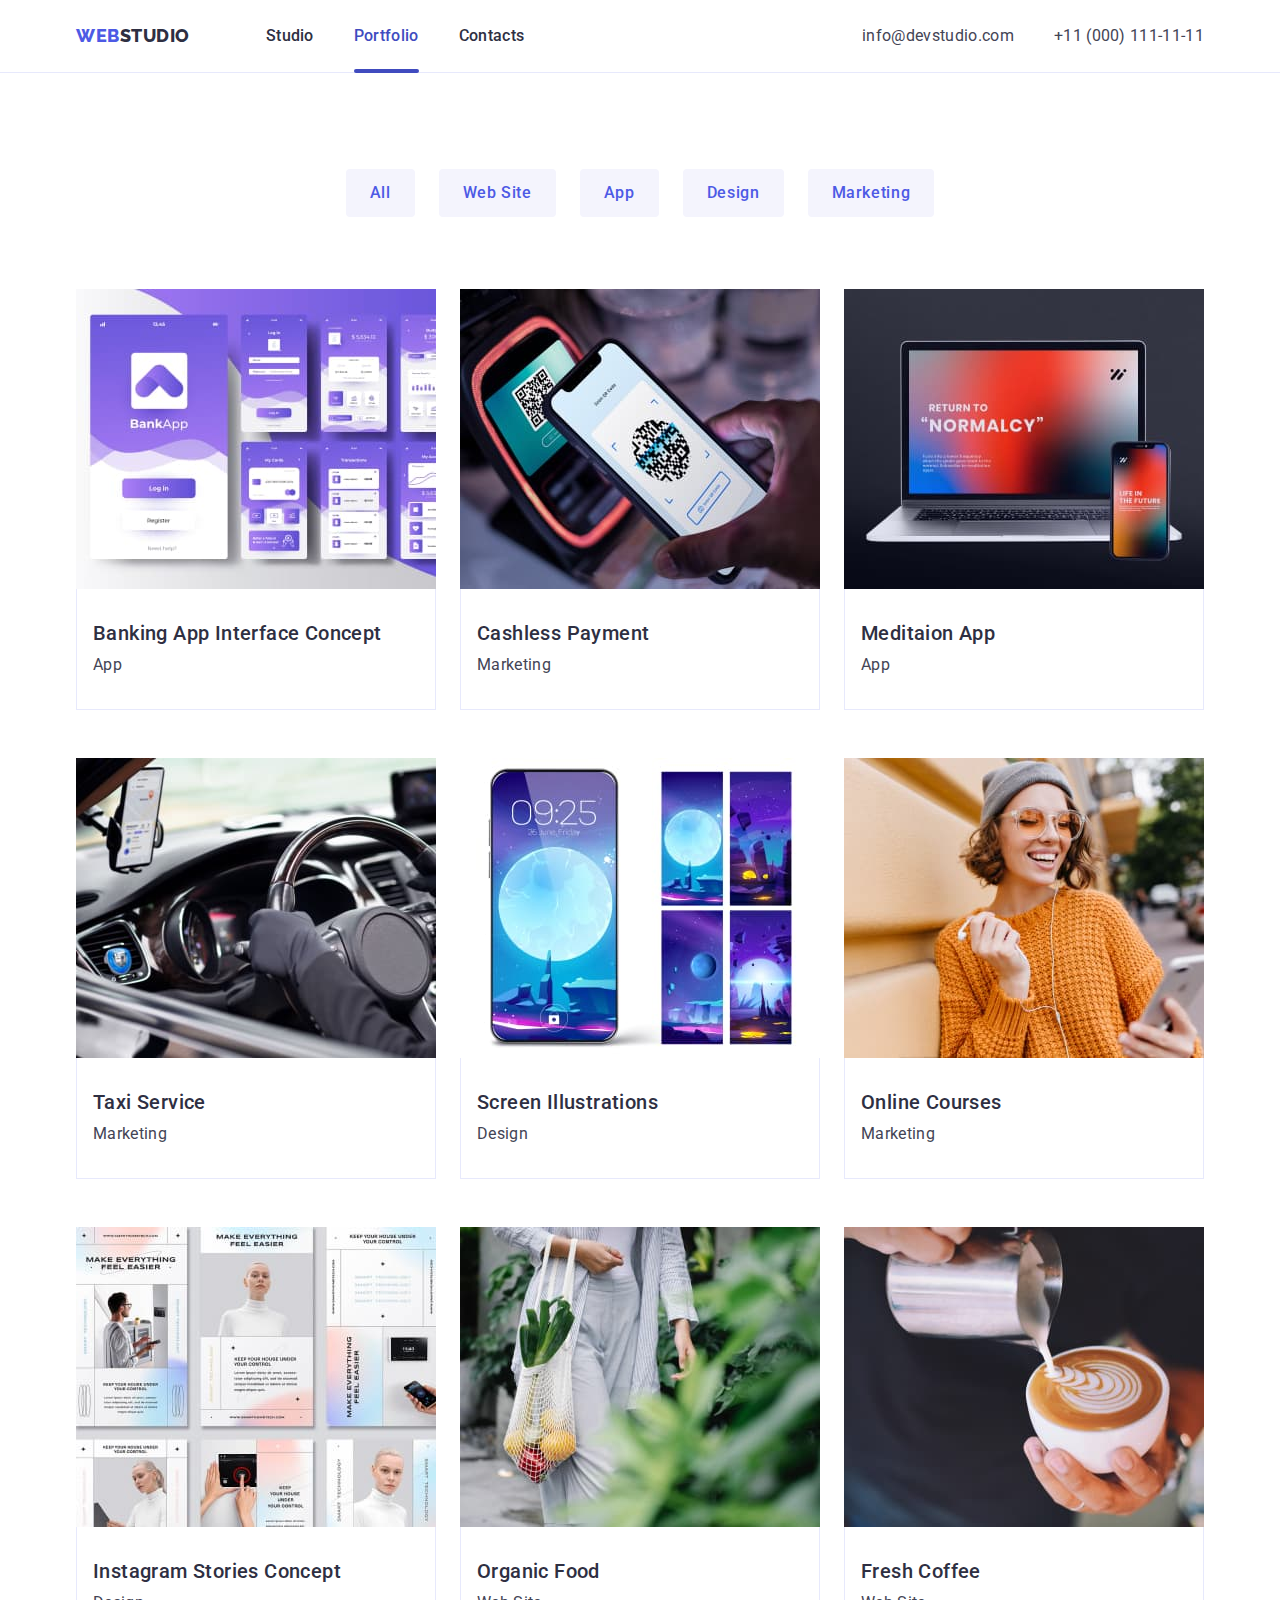
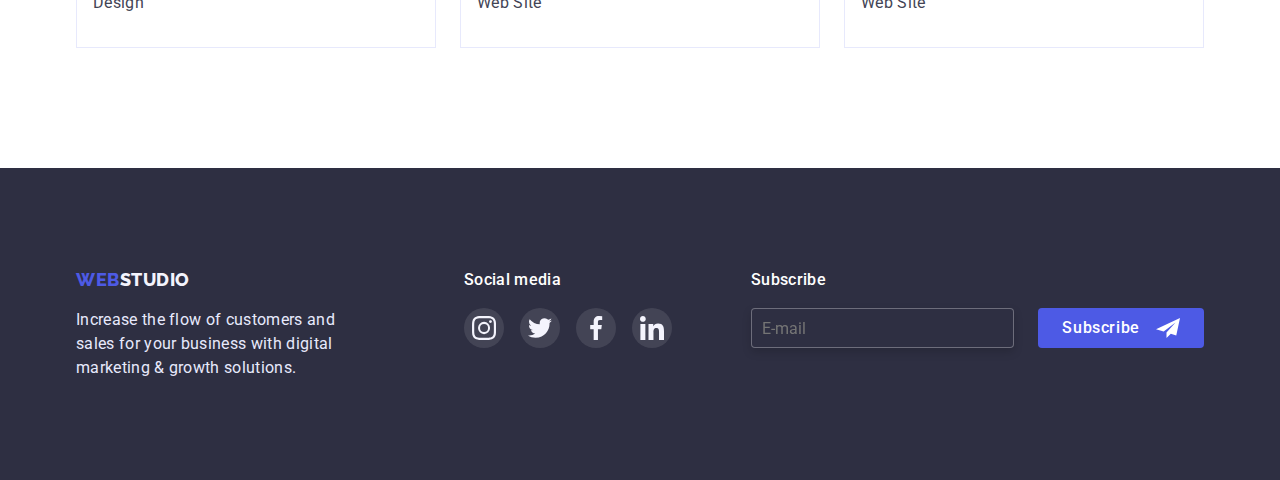
<file: portfolio.html>
<!DOCTYPE html>
<html lang="en">
  <head>
    <meta charset="UTF-8" />
    <meta http-equiv="X-UA-Compatible" content="IE=edge" />
    <meta name="viewport" content="width=device-width, initial-scale=1.0" />
    <title>Document</title>
    <link rel="preconnect" href="https://fonts.googleapis.com" />
    <link rel="preconnect" href="https://fonts.gstatic.com" crossorigin />
    <link
      href="https://fonts.googleapis.com/css2?family=Raleway:wght@800&family=Roboto:wght@400;500;700;900&display=swap"
      rel="stylesheet"
    />
    <link
      rel="stylesheet"
      href="https://cdn.jsdelivr.net/npm/modern-normalize@1.1.0/modern-normalize.min.css"
    />
    <link rel="stylesheet" href="./css/styles.css" />
  </head>

  <body>
    <header class="header">
      <div class="container header-container">
        <nav class="header-nav">
          <a class="header-logo link" href="">WEB<span class="header-logo-dark">STUDIO</span></a>
          <ul class="header-menu list">
            <li class="header-menu-item">
              <a class="header-menu-link link" href="./index.html">Studio</a>
            </li>
            <li class="header-menu-item">
              <a class="header-menu-link link current" href="./portfolio.html">Portfolio</a>
            </li>
            <li class="header-menu-item" link>
              <a class="header-menu-link link" href="">Contacts</a>
            </li>
          </ul>
        </nav>

        <address class="header-contacts">
          <ul class="header-contacts-list list">
            <li class="header-contacts-item">
              <a class="header-contacts-link link" href="mailto:info@devstudio.com"
                >info@devstudio.com</a
              >
            </li>
            <li class="header-contacts-item">
              <a class="header-contacts-link link" href="tel:+110001111111">+11 (000) 111-11-11</a>
            </li>
          </ul>
        </address>
      </div>
    </header>

    <main>
      <section class="portfolio">
        <div class="container">
          <h1 class="portfolio-title" hidden>Gallery</h1>
          <!-- Filter buttons -->
          <ul class="portfolio-filter list">
            <li class="portfolio-filter-item">
              <button class="portfolio-filter-btn" type="button">All</button>
            </li>
            <li class="portfolio-filter-item">
              <button class="portfolio-filter-btn" type="button">Web Site</button>
            </li>
            <li class="portfolio-filter-item">
              <button class="portfolio-filter-btn" type="button">App</button>
            </li>
            <li class="portfolio-filter-item">
              <button class="portfolio-filter-btn" type="button">Design</button>
            </li>
            <li class="portfolio-filter-item">
              <button class="portfolio-filter-btn" type="button">Marketing</button>
            </li>
          </ul>
          <!--Projects -->
          <ul class="portfolio-projects list">
            <li class="portfolio-projects-card">
              <div class="portfolio-projects-group">
                <img
                  class="porfolio-projects-img"
                  src="./images/portfolio/img1.jpg"
                  alt="banking-interface"
                  width="360"
                />
                <div class="overlay">
                  <p class="ovelay-text">
                    14 Stylish and User-Friendly App Design Concepts · Task Manager App · Calorie
                    Tracker App · Exotic Fruit Ecommerce App · Cloud Storage App
                  </p>
                </div>
              </div>
              <div class="portfolio-projects-wrapper">
                <h2 class="portfolio-projects-subtitle">Banking App Interface Concept</h2>
                <p class="portfolio-projects-text">App</p>
              </div>
            </li>
            <li class="portfolio-projects-card">
              <div class="portfolio-projects-group">
                <img
                  class="porfolio-projects-img"
                  src="./images/portfolio/img2.jpg"
                  alt="Cashless-Payment"
                  width="360"
                />
                <div class="overlay">
                  <p class="ovelay-text">
                    14 Stylish and User-Friendly App Design Concepts · Task Manager App · Calorie
                    Tracker App · Exotic Fruit Ecommerce App · Cloud Storage App
                  </p>
                </div>
              </div>

              <div class="portfolio-projects-wrapper">
                <h2 class="portfolio-projects-subtitle">Cashless Payment</h2>
                <p class="portfolio-projects-text">Marketing</p>
              </div>
            </li>
            <li class="portfolio-projects-card">
              <div class="portfolio-projects-group">
                <img
                  class="porfolio-projects-img"
                  src="./images/portfolio/img3.jpg"
                  alt="Meditaion App"
                  width="360"
                />
                <div class="overlay">
                  <p class="ovelay-text">
                    14 Stylish and User-Friendly App Design Concepts · Task Manager App · Calorie
                    Tracker App · Exotic Fruit Ecommerce App · Cloud Storage App
                  </p>
                </div>
              </div>
              <div class="portfolio-projects-wrapper">
                <h2 class="portfolio-projects-subtitle">Meditaion App</h2>
                <p class="portfolio-projects-text">App</p>
              </div>
            </li>
            <li class="portfolio-projects-card">
              <div class="portfolio-projects-group">
                <img
                  class="porfolio-projects-img"
                  src="./images/portfolio/img4.jpg"
                  alt="Taxi Service"
                  width="360"
                />
                <div class="overlay">
                  <p class="ovelay-text">
                    14 Stylish and User-Friendly App Design Concepts · Task Manager App · Calorie
                    Tracker App · Exotic Fruit Ecommerce App · Cloud Storage App
                  </p>
                </div>
              </div>
              <div class="portfolio-projects-wrapper">
                <h2 class="portfolio-projects-subtitle">Taxi Service</h2>
                <p class="portfolio-projects-text">Marketing</p>
              </div>
            </li>
            <li class="portfolio-projects-card">
              <div class="portfolio-projects-group">
                <img
                  class="porfolio-projects-img"
                  src="./images/portfolio/img5.jpg"
                  alt="Screen Illustrations"
                  width="360"
                />
                <div class="overlay">
                  <p class="ovelay-text">
                    14 Stylish and User-Friendly App Design Concepts · Task Manager App · Calorie
                    Tracker App · Exotic Fruit Ecommerce App · Cloud Storage App
                  </p>
                </div>
              </div>

              <div class="portfolio-projects-wrapper">
                <h2 class="portfolio-projects-subtitle">Screen Illustrations</h2>
                <p class="portfolio-projects-text">Design</p>
              </div>
            </li>
            <li class="portfolio-projects-card">
              <div class="portfolio-projects-group">
                <img
                  class="porfolio-projects-img"
                  src="./images/portfolio/img6.jpg"
                  alt="Online Courses"
                  width="360"
                />
                <div class="overlay">
                  <p class="ovelay-text">
                    14 Stylish and User-Friendly App Design Concepts · Task Manager App · Calorie
                    Tracker App · Exotic Fruit Ecommerce App · Cloud Storage App
                  </p>
                </div>
              </div>
              <div class="portfolio-projects-wrapper">
                <h2 class="portfolio-projects-subtitle">Online Courses</h2>
                <p class="portfolio-projects-text">Marketing</p>
              </div>
            </li>
            <li class="portfolio-projects-card">
              <div class="portfolio-projects-group">
                <img
                  class="porfolio-projects-img"
                  src="./images/portfolio/img7.jpg"
                  alt="Instagram Stories"
                  width="360"
                />
                <div class="overlay">
                  <p class="ovelay-text">
                    14 Stylish and User-Friendly App Design Concepts · Task Manager App · Calorie
                    Tracker App · Exotic Fruit Ecommerce App · Cloud Storage App
                  </p>
                </div>
              </div>
              <div class="portfolio-projects-wrapper">
                <h2 class="portfolio-projects-subtitle">Instagram Stories Concept</h2>
                <p class="portfolio-projects-text">Design</p>
              </div>
            </li>
            <li class="portfolio-projects-card">
              <div class="portfolio-projects-group">
                <img
                  class="porfolio-projects-img"
                  src="./images/portfolio/img8.jpg"
                  alt="Organic Food"
                  width="360"
                />
                <div class="overlay">
                  <p class="ovelay-text">
                    14 Stylish and User-Friendly App Design Concepts · Task Manager App · Calorie
                    Tracker App · Exotic Fruit Ecommerce App · Cloud Storage App
                  </p>
                </div>
              </div>
              <div class="portfolio-projects-wrapper">
                <h2 class="portfolio-projects-subtitle">Organic Food</h2>
                <p class="portfolio-projects-text">Web Site</p>
              </div>
            </li>
            <li class="portfolio-projects-card">
              <div class="portfolio-projects-group">
                <img
                  class="porfolio-projects-img"
                  src="./images/portfolio/img9.jpg"
                  alt="Fresh Coffee"
                  width="360"
                />

                <div class="overlay">
                  <p class="ovelay-text">
                    14 Stylish and User-Friendly App Design Concepts · Task Manager App · Calorie
                    Tracker App · Exotic Fruit Ecommerce App · Cloud Storage App
                  </p>
                </div>
              </div>
              <div class="portfolio-projects-wrapper">
                <h2 class="portfolio-projects-subtitle">Fresh Coffee</h2>
                <p class="portfolio-projects-text">Web Site</p>
              </div>
            </li>
          </ul>
        </div>
      </section>
    </main>

    <footer class="footer">
      <div class="container footer-container">
        <div class="footer-info">
          <a class="footer-logo link" href="">WEB<span class="footer-logo-light">STUDIO</span></a>
          <p class="footer-desc">
            Increase the flow of customers and sales for your business with digital marketing &
            growth solutions.
          </p>
        </div>
        <div class="footer-social">
          <p class="social-title">Social media</p>
          <ul class="social-list list">
            <li class="social-item">
              <a class="social-link" href="">
                <svg class="social-icon" width="24" height="24">
                  <use href="./images/icons.svg#icon-instagram"></use>
                </svg>
              </a>
            </li>
            <li class="social-item">
              <a class="social-link" href="">
                <svg class="social-icon" width="24" height="24">
                  <use href="./images/icons.svg#icon-twitter"></use>
                </svg>
              </a>
            </li>
            <li class="social-item">
              <a class="social-link" href="">
                <svg class="social-icon" width="24" height="24">
                  <use href="./images/icons.svg#icon-facebook"></use>
                </svg>
              </a>
            </li>
            <li class="social-item">
              <a class="social-link" href="">
                <svg class="social-icon" width="24" height="24">
                  <use href="./images/icons.svg#icon-linkedin"></use>
                </svg>
              </a>
            </li>
          </ul>
        </div>
        <form class="subscribe-form" action="">
          <p class="subscribe-title">Subscribe</p>
          <div class="subscribe-form-order">
            <label class="subscribe-label">
              <input class="subscribe-input" type="text" placeholder="E-mail" required />
            </label>

            <button class="subscribe-btn" type="submit">
              Subscribe
              <svg class="subscribe-btn-icon" width="24" height="24">
                <use href="./images/icons.svg#icon-send"></use>
              </svg>
            </button>
          </div>
        </form>
      </div>
    </footer>
  </body>
</html>
</file>
<file: css/styles.css>
/* Variables */
:root {
  /* fonts */
  --primary-font: Roboto, sans-serif;
  --secondary-font: Raleway, sans-serif;

  /* colors */
  --iris: #4d5ae5;
  --ocean: #404bbf;
  --navy-blue: #2e2f42;
  --green: #31d0aa;
  --slate: #434455;
  --light-slate: #8e8f99;
  --cornflower: #e7e9fc;
  --cloud: #f4f4fd;
  --gray: #757575;
  --light: #ffffff;

  /* others */
}

/* Base styles */
body {
  font-family: var(--primary-font);
  font-size: 16px;
  line-height: calc(24 / 16);
  letter-spacing: 0.02em;
  color: var(--slate);
}

.link {
  text-decoration: none;
}
.list {
  list-style: none;
  margin: 0;
  padding: 0;
}

h1,
h2,
h3,
h4,
h5,
h6,
p {
  margin: 0;
}

img {
  display: block;
}

.section {
  padding-top: 96px;
  padding-bottom: 96px;
}
@media screen and (min-width: 1200px) {
  .section {
    padding-top: 120px;
    padding-bottom: 120px;
  }
}

.container {
  min-width: 320px;
  max-width: 428px;
  margin-left: auto;
  margin-right: auto;
  padding-left: 16px;
  padding-right: 16px;
}
@media screen and (min-width: 768px) {
  .container {
    max-width: 768px;
  }
}
@media screen and (min-width: 1200px) {
  .container {
    max-width: 1158px;
    padding-left: 15px;
    padding-right: 15px;
  }
}

/* Header styles */
.header {
  border-bottom: 1px solid var(--cornflower);
}
.header-container {
  display: flex;
  align-items: center;
}

.header-nav {
  display: flex;
  margin-right: auto;
  align-items: center;
}
.header-logo {
  font-family: var(--secondary-font);
  font-weight: 800;
  font-size: 18px;
  line-height: calc(24 / 18);
  letter-spacing: 0.03em;
  text-transform: uppercase;
  color: var(--iris);
  margin-right: 76px;
  padding: 24px 0;
}
.header-logo-dark {
  color: var(--navy-blue);
}
.header-menu {
  display: none;
}
@media screen and (min-width: 768px) {
  .header-menu {
    display: flex;
    gap: 40px;
  }
}
.header-menu-link {
  font-weight: 500;
  color: var(--navy-blue);
  padding-top: 24px;
  padding-bottom: 24px;
  display: block;
  transition: color 250ms cubic-bezier(0.4, 0, 0.2, 1);
  position: relative;
}
.header-menu-link.current::after {
  display: block;
  content: '';
  width: 100%;
  height: 4px;
  background-color: var(--ocean);
  border-radius: 2px;
  position: absolute;
  bottom: -1px;
}

.header-menu-link:hover,
.header-menu-link:focus {
  color: var(--ocean);
}
.current {
  color: var(--ocean);
}
.header-contacts {
  font-style: normal;
  display: none;
}
@media screen and (min-width: 768px) {
  .header-contacts {
    display: block;
  }
}
@media screen and (min-width: 1200px) {
  .header-contacts-list {
    display: flex;
    gap: 40px;
  }
}
.header-contacts-item {
}
.header-contacts-link {
  color: var(--slate);
  transition: color 250ms cubic-bezier(0.4, 0, 0.2, 1);
}
.header-contacts-link:hover,
.header-contacts-link:focus {
  color: var(--ocean);
}
.header-menu-btn {
  padding: 0;
  border: none;
  background: transparent;
}
@media screen and (min-width: 768px) {
  .header-menu-btn {
    display: none;
  }
}
/* Hero styles */
.hero {
  background-color: var(--navy-blue);
  max-width: 1440px;
  margin-right: auto;
  margin-left: auto;
  padding-top: 112px;
  padding-bottom: 112px;

  background-size: cover;
  background-position: center;
  background-repeat: no-repeat;
  /* Phone screen up to 428px */
  background-image: linear-gradient(to right, rgba(46, 47, 66, 0.7), rgba(46, 47, 66, 0.7)),
    url(../images/hero/bg_mob.jpg);
}
@media (min-device-pixel-ratio: 2), (min-resolution: 192dpi), (min-resolution: 2dppx) {
  .hero {
    background-image: linear-gradient(to right, rgba(46, 47, 66, 0.7), rgba(46, 47, 66, 0.7)),
      url(../images/hero/bg_mob@2x.jpg);
  }
}
/* Device up to 768px */
@media screen and (min-width: 429px) {
  .hero {
    background-image: linear-gradient(to right, rgba(46, 47, 66, 0.7), rgba(46, 47, 66, 0.7)),
      url(../images/hero/bg_tab.jpg);
  }
  @media (min-device-pixel-ratio: 2), (min-resolution: 192dpi), (min-resolution: 2dppx) {
    .hero {
      background-image: linear-gradient(to right, rgba(46, 47, 66, 0.7), rgba(46, 47, 66, 0.7)),
        url(../images/hero/bg_tab@2x.jpg);
    }
  }
}
/* Device form 769px to 1600px */
@media screen and (min-width: 769px) {
  .hero {
    background-image: linear-gradient(to right, rgba(46, 47, 66, 0.7), rgba(46, 47, 66, 0.7)),
      url(../images/hero/bg_desk.jpg);
  }
  @media (min-device-pixel-ratio: 2), (min-resolution: 192dpi), (min-resolution: 2dppx) {
    .hero {
      background-image: linear-gradient(to right, rgba(46, 47, 66, 0.7), rgba(46, 47, 66, 0.7)),
        url(../images/hero/bg_desk@2x.jpg);
    }
  }
}
@media screen and (min-width: 1200px) {
  .hero {
    padding-top: 188px;
    padding-bottom: 188px;
  }
}
.hero-title {
  font-size: 36px;
  line-height: calc(40 / 36);

  text-transform: capitalize;

  font-weight: 700;

  text-align: center;
  color: var(--light);
  width: 320px;
  margin-left: auto;
  margin-right: auto;
  margin-bottom: 72px;
}
@media screen and (min-width: 768px) {
  .hero-title {
    font-size: 56px;
    line-height: calc(60 / 56);
    width: 494px;
    margin-bottom: 40px;
  }
}
@media screen and (min-width: 1200px) {
  .hero-title {
    margin-bottom: 48px;
  }
}
.hero-btn {
  background-color: var(--iris);
  color: var(--light);
  font-family: inherit;
  font-weight: 500;
  font-size: 16px;
  line-height: calc(24 / 16);
  letter-spacing: 0.04em;
  cursor: pointer;
  display: block;
  margin-left: auto;
  margin-right: auto;
  padding: 16px 32px;
  border: none;
  border-radius: 4px;
  transition: background-color 250ms cubic-bezier(0.4, 0, 0.2, 1);
}
.hero-btn:hover,
.hero-btn:focus {
  background-color: var(--ocean);
}

/* Features styles */
@media screen and (min-width: 1200px) {
  .features {
    padding-bottom: 0;
  }
}
.features-list {
  display: flex;
  flex-wrap: wrap;
  gap: 72px;
}
@media screen and (min-width: 768px) {
  .features-list {
    gap: 72px 24px;
  }
}
@media screen and (min-width: 768px) {
  .features-item {
    width: 356px;
  }
}
@media screen and (min-width: 1200px) {
  .features-item {
    width: 264px;
  }
}
.features-item-wrapper {
  display: none;
}
@media screen and (min-width: 1200px) {
  .features-item-wrapper {
    display: flex;
    align-items: center;
    justify-content: center;
    height: 112px;

    background-color: var(--cloud);
    margin-bottom: 8px;
    border-radius: 4px;
  }
}
.features-subtitle {
  font-weight: 700;
  font-size: 36px;
  line-height: calc(40 / 36);
  text-align: center;
  color: var(--navy-blue);
  margin-bottom: 8px;
}
@media screen and (min-width: 768px) {
  .features-subtitle {
    text-align: left;
  }
}
@media screen and (min-width: 1200px) {
  .features-subtitle {
    font-weight: 500;
    font-size: 20px;
    line-height: calc(24 / 20);
  }
}
@media screen and (max-width: 1199px) {
  .features-text {
    font-weight: 500;
  }
}
/* Benefits styles */
@media screen and (max-width: 1199px) {
  .benefits {
    display: none;
  }
}

.benefits-title {
  font-weight: 700;
  font-size: 36px;
  line-height: calc(40 / 36);
  text-align: center;
  letter-spacing: 0.02em;
  text-transform: capitalize;
  margin-bottom: 72px;
  color: var(--navy-blue);
}
.benefits-list {
  display: flex;
  align-items: center;
  gap: 24px;
}
.benefits-item {
}
.benefits-pic {
}

/* Team styles */
.team {
  background-color: var(--cloud);
}

.team-title {
  font-weight: 700;
  font-size: 36px;
  line-height: calc(40 / 36);
  text-align: center;
  letter-spacing: 0.02em;
  text-transform: capitalize;
  color: var(--navy-blue);
  margin-bottom: 72px;
}
.team-list {
  display: flex;
  flex-wrap: wrap;
  justify-content: center;
  align-items: center;
  gap: 72px 24px;
}
@media screen and (min-width: 768px) {
  .team-list {
    gap: 64px 24px;
  }
}
.team-card {
  background-color: var(--light);
  box-shadow: 0px 1px 6px rgba(46, 47, 66, 0.08), 0px 1px 1px rgba(46, 47, 66, 0.16),
    0px 2px 1px rgba(46, 47, 66, 0.08);
  border-radius: 0px 0px 4px 4px;
}
.team-list-wrapper {
  padding-top: 32px;
  padding-bottom: 32px;
}
.team-name {
  font-weight: 500;
  font-size: 20px;
  line-height: calc(24 / 20);
  text-align: center;
  color: var(--navy-blue);
  margin-bottom: 8px;
}
.team-position {
  text-align: center;
  color: var(--slate);
  margin-bottom: 8px;
}
.list-links {
  display: flex;
  justify-content: center;
  gap: 24px;
}
.team-link-list {
  display: flex;
  justify-content: center;
  align-items: center;
  width: 40px;
  height: 40px;
  border-radius: 50%;
  background-color: var(--iris);
  transition: background-color 250ms cubic-bezier(0.4, 0, 0.2, 1);
}
.team-link-list:hover,
.team-link-list:focus {
  background-color: var(--ocean);
}

/* CUSTOMERS */
.customers {
  padding-top: 96px;
  padding-bottom: 96px;
}
@media screen and (min-width: 1200px) {
  .customers {
    padding-top: 120px;
    padding-bottom: 120px;
  }
}
.customer-block {
  display: flex;
  justify-content: center;
  gap: 72px 16px;
  flex-wrap: wrap;
}
@media screen and (min-width: 768px) {
  .customer-block {
    gap: 24px;
  }
}
.customers-title {
  font-weight: 700;
  font-size: 36px;
  line-height: calc(40 / 36);
  text-align: center;
  letter-spacing: 0.02em;
  text-transform: capitalize;
  color: var(--navy-blue);
  margin-bottom: 72px;
}
.container-customers {
}
.customers-list {
}
.customers-link {
  display: flex;
  border-radius: 4px;
  border: 1px solid var(--light-slate);
  align-items: center;
  justify-content: center;
  width: 190px;
  height: 88px;
  transition: border-color 250ms cubic-bezier(0.4, 0, 0.2, 1);
}
@media screen and (min-width: 768px) {
  .customers-link {
    width: 168px;
  }
}
.customers-link:hover,
.customers-link:focus {
  border-color: var(--ocean);
}
.customers-icon {
  fill: var(--light-slate);
  transition: fill 250ms cubic-bezier(0.4, 0, 0.2, 1);
}

.customers-link:hover .customers-icon,
.customers-link:focus .customers-icon {
  fill: var(--ocean);
}

/* Portfolio */
.portfolio {
  padding-top: 96px;
  padding-bottom: 120px;
}
.portfolio-title {
}
.portfolio-filter {
  display: flex;
  align-items: center;
  gap: 24px;
  justify-content: center;
  margin-bottom: 72px;
}
.portfolio-filter-item {
}
.portfolio-filter-btn {
  font-family: inherit;
  color: var(--iris);
  background-color: var(--cloud);
  cursor: pointer;
  font-weight: 500;
  font-size: 16px;
  line-height: calc(24 / 16);
  text-align: center;
  letter-spacing: 0.04em;
  padding: 12px 24px;
  border: none;
  border-radius: 4px;
  transition: color 250ms cubic-bezier(0.4, 0, 0.2, 1),
    background-color 250ms cubic-bezier(0.4, 0, 0.2, 1);
}
.portfolio-filter-btn:hover,
.portfolio-filter-btn:focus {
  color: var(--light);
  background-color: var(--ocean);
}

.portfolio-projects {
  display: flex;
  flex-wrap: wrap;
  row-gap: 48px;
  column-gap: 24px;
}
.portfolio-projects-card {
  transition: box-shadow 250ms cubic-bezier(0.4, 0, 0.2, 1);
}
.portfolio-projects-card:hover {
  box-shadow: 0px 1px 6px rgba(46, 47, 66, 0.08), 0px 1px 1px rgba(46, 47, 66, 0.16),
    0px 2px 1px rgba(46, 47, 66, 0.08);
}
.porfolio-projects-img {
}
.portfolio-projects-group {
  position: relative;
  overflow: hidden;
}
.overlay {
  background-color: var(--ocean);
  width: 360px;
  height: 300px;
  padding: 40px 32px;
  background-blend-mode: soft-light;
  mix-blend-mode: normal;
  position: absolute;
  top: 0;
  left: 0;
  transform: translateY(100%);
  transition: transform 250ms cubic-bezier(0.4, 0, 0.2, 1);
}
.portfolio-projects-card:hover .overlay {
  transform: translateY(0);
}
.ovelay-text {
  color: var(--cloud);
}
.portfolio-projects-wrapper {
  padding: 32px 16px;
  border: 1px solid var(--cornflower);
  border-top: none;
}
.portfolio-projects-subtitle {
  font-weight: 500;
  font-size: 20px;
  line-height: calc(24 / 20);
  letter-spacing: 0.02em;
  color: var(--navy-blue);
  margin-bottom: 8px;
}
.portfolio-projects-text {
  font-size: 16px;
  line-height: calc(24 / 16);
  letter-spacing: 0.02em;
  color: var(--slate);
}
/* Footer */
.footer {
  background-color: var(--navy-blue);
  padding-top: 96px;
  padding-bottom: 96px;
}
@media screen and (min-width: 1200px) {
  .footer {
    padding-top: 100px;
    padding-bottom: 100px;
  }
}
.footer-container {
  display: flex;
  flex-wrap: wrap;
  justify-content: center;
  text-align: center;
  gap: 72px 24px;
}
@media screen and (min-width: 768px) {
  .footer-container {
    text-align: left;
    justify-content: flex-start;
    padding-left: 108px;
    padding-right: 108px;
  }
}
@media screen and (min-width: 1200px) {
  .footer-container {
    padding-left: 15px;
    padding-right: 15px;
    gap: 0;
  }
}
@media screen and (min-width: 1200px) {
  .footer-info {
    margin-right: 120px;
  }
}
.footer-logo {
  display: block;
  font-family: 'Raleway';
  font-weight: 800;
  font-size: 18px;
  line-height: calc(24 / 18);
  letter-spacing: 0.03em;
  text-transform: uppercase;
  color: var(--iris);
  margin-bottom: 16px;
}
.footer-logo-light {
  color: var(--cloud);
}
.footer-desc {
  width: 268px;
  color: var(--cornflower);
}

.footer-social {
}
.social-title {
  color: var(--light);
  font-weight: 500;
  font-size: 16px;
  line-height: calc(24 / 16);
  letter-spacing: 0.02em;
  margin-bottom: 16px;
}
.social-list {
  display: flex;
  gap: 16px;
}
.social-item {
}
.social-link {
  display: flex;
  align-items: center;
  justify-content: center;
  width: 40px;
  height: 40px;
  border-radius: 50%;
  background-color: rgba(255, 255, 255, 0.1);
  transition: background-color 250ms cubic-bezier(0.4, 0, 0.2, 1);
}
.social-icon {
}
.social-link:hover,
.social-link:focus {
  background-color: var(--green);
}
.subscribe-form {
  width: 453px;
}
@media screen and (min-width: 1200px) {
  .subscribe-form {
    margin-left: auto;
  }
}
.subscribe-form-order {
  display: flex;
  align-items: center;
  gap: 24px;
  flex-wrap: wrap;
  justify-content: center;
}
@media screen and (min-width: 768px) {
  .subscribe-form-order {
    flex-wrap: nowrap;
  }
}
.subscribe-title {
  font-weight: 500;
  letter-spacing: 0.02em;
  color: var(--light);
  margin-bottom: 16px;
}
.subscribe-label {
  width: 100%;
}
.subscribe-input {
  width: 100%;
  height: 40px;
  border: 1px solid rgba(255, 255, 255, 0.3);
  filter: drop-shadow(0px 4px 4px rgba(0, 0, 0, 0.15));
  border-radius: 4px;
  background-color: var(--navy-blue);
  color: var(--light);
  padding-left: 10px;
}
.subscribe-btn {
  display: flex;
  justify-content: center;
  align-items: center;
  padding: 8px 24px;
  gap: 16px;
  background: var(--iris);
  border-radius: 4px;
  font-weight: 500;
  letter-spacing: 0.04em;
  cursor: pointer;
  color: var(--light);
  border: none;
}
.subscribe-btn:hover {
  background: var(--ocean);
  transition: background 250ms cubic-bezier(0.4, 0, 0.2, 1);
}
.subscribe-btn-icon {
  fill: var(--light);
}
/* Modal Window */
.backdrop {
  width: 100%;
  height: 100%;
  background-color: rgba(46, 47, 66, 0.4);
  position: fixed;
  top: 0;
  left: 0;
  transition: opacity 250ms ease, visibility 250ms ease;
}
.backdrop.is-hidden {
  opacity: 0;
  pointer-events: none;
  visibility: hidden;
}
.modal {
  width: 392px;
  background: #fcfcfc;
  box-shadow: 0px 1px 1px rgba(0, 0, 0, 0.14), 0px 1px 3px rgba(0, 0, 0, 0.12),
    0px 2px 1px rgba(0, 0, 0, 0.2);
  border-radius: 4px;
  position: absolute;
  top: 50%;
  left: 50%;
  transform: translate(-50%, -50%);
  padding: 72px 24px 24px 24px;
}
@media screen and (min-width: 768px) {
  .modal {
    width: 408px;
  }
}
.modal-btn {
  position: absolute;
  background: #e7e9fc;
  border: 1px solid rgba(0, 0, 0, 0.1);
  border-radius: 50%;
  cursor: pointer;
  padding: 0px;
  width: 24px;
  height: 24px;
  display: flex;
  justify-content: center;
  align-items: center;
  margin-left: auto;
  top: 24px;
  right: 24px;
  transition: all 250ms cubic-bezier(0.445, 0.05, 0.55, 0.95);
}
.modal-btn:hover,
.modal-btn:focus {
  background-color: var(--ocean);
  fill: var(--cloud);
}

.modal-icon:hover {
}

.modal-title {
  display: block;
  font-weight: 500;
  font-size: 16px;
  line-height: 24px;
  text-align: center;
  letter-spacing: 0.02em;
  color: var(--navy-blue);
  margin-bottom: 16px;
}

.order-form-label {
  display: block;
  margin-bottom: 4px;
  font-size: 12px;
  line-height: calc(16 / 12);
  letter-spacing: 0.04em;
  color: var(--light-slate);
}
.order-form-group {
  margin-bottom: 8px;
  position: relative;
}
.order-form-field {
  width: 360px;
  height: 40px;
  border: 1px solid rgba(33, 33, 33, 0.2);
  border-radius: 4px;
  outline: transparent;
  padding-left: 38px;
  transition: border-color 250ms cubic-bezier(0.4, 0, 0.2, 1);
}
.order-form-field:focus {
  border-color: var(--iris);
}
.order-form-icon {
  position: absolute;
  left: 16px;
  top: 50%;
  transform: translateY(-50%);
  pointer-events: none;
  transition: fill 250ms cubic-bezier(0.4, 0, 0.2, 1);
}
.order-form-field:focus + .order-form-icon {
  fill: var(--iris);
}
.order-form-comment {
  resize: none;
  width: 360px;
  height: 120px;
  border: 1px solid rgba(33, 33, 33, 0.2);
  border-radius: 4px;
  outline: transparent;
  padding: 8px 16px;
  font-size: 12px;
  line-height: calc(16 / 12);
  letter-spacing: 0.04em;
}
.order-form-comment::placeholder {
  color: rgba(117, 117, 117, 0.5);
}
.order-form-comment:focus {
  border-color: var(--iris);
}
.form-btn {
  background: var(--iris);
  box-shadow: 0px 4px 4px rgba(0, 0, 0, 0.15);
  border-radius: 4px;
  font-weight: 500;
  letter-spacing: 0.04em;
  color: var(--light);
  padding: 16px 32px;
  min-width: 169px;
  border: none;
  cursor: pointer;
  display: block;
  margin-left: auto;
  margin-right: auto;
  transition: background 250ms cubic-bezier(0.4, 0, 0.2, 1);
}
.form-btn:hover {
  background: var(--ocean);
}
.order-form-agreement {
  display: flex;
  align-items: center;
  justify-content: center;
  gap: 10px;
  margin-bottom: 24px;
  margin-top: 16px;
}
.order-form-checkbox {
  appearance: none;
}
.custom-checkbox {
  display: flex;
  align-items: center;
  justify-content: center;
  width: 16px;
  height: 16px;
  border: 1px solid var(--navy-blue);
  border-radius: 2px;
  transition: background-color 250ms cubic-bezier(0.4, 0, 0.2, 1),
    border-color 250ms cubic-bezier(0.4, 0, 0.2, 1);
}

.order-form-checkbox:checked + .custom-checkbox {
  background-color: var(--ocean);
  border-color: var(--ocean);
}
.custom-checkbox-icon {
  fill: var(--cloud);
}
.order-form-desc {
  font-size: 12px;
  line-height: calc(16 / 12);
  letter-spacing: 0.04em;

  color: var(--gray);
}
.order-form-link {
  color: var(--iris);
}

/* Mobile menu styles */
.menu-toggle {
  position: absolute;
  top: 16px;
  right: 16px;

  width: 24px;
  height: 24px;
  display: flex;
  align-items: center;
  justify-content: center;

  padding: 0;
  background-color: transparent;
  cursor: pointer;
  border: none;
  border-radius: 50%;
  outline: none;
  background: var(--cornflower);
  border: 1px solid rgba(0, 0, 0, 0.1);
}

@media screen and (min-width: 768px) {
  .menu-toggle {
    display: none;
  }
}

.menu-toggle:hover,
.menu-toggle:focus {
  background-color: rgba(0, 0, 0, 0.1);
}

.menu-container {
  position: fixed;
  top: 0;
  left: 0;

  display: flex;
  flex-direction: column;
  width: 100vw;
  height: 100vh;
  padding: 32px;
  background-color: var(--light);
  z-index: 999;

  transform: translateX(100%);
  transition: transform 250ms ease-in-out;
}

.menu-container.is-open {
  transform: translateX(0);
}

.mobile-menu {
  display: flex;
  gap: 40px;
  margin-bottom: auto;
  flex-direction: column;
}
.mobile-menu-item {
}
.mobile-menu-link {
  font-weight: 700;
  font-size: 36px;
  line-height: calc(40 / 36);
  text-transform: capitalize;
  color: var(--navy-blue);
}
.mobile-contacts {
  display: flex;
  flex-direction: column;
  gap: 40px;
  margin-bottom: 48px;
}
.mobile-contacts-item {
}
.mobile-social {
  display: flex;
  gap: 56px;
}
.mobile-social-item {
}
.mobile-social-link {
  display: flex;
  align-items: center;
  justify-content: center;
  border-radius: 50%;
  background-color: var(--iris);
  width: 40px;
  height: 40px;
}
.accent {
  font-weight: 500;
  font-size: 20px;
  line-height: calc(24 / 20);
  color: var(--slate);
  text-transform: none;
}
.mobile-menu-link.current {
  color: var(--iris);
}
.accent-tel {
  color: var(--iris);
}
</file>
